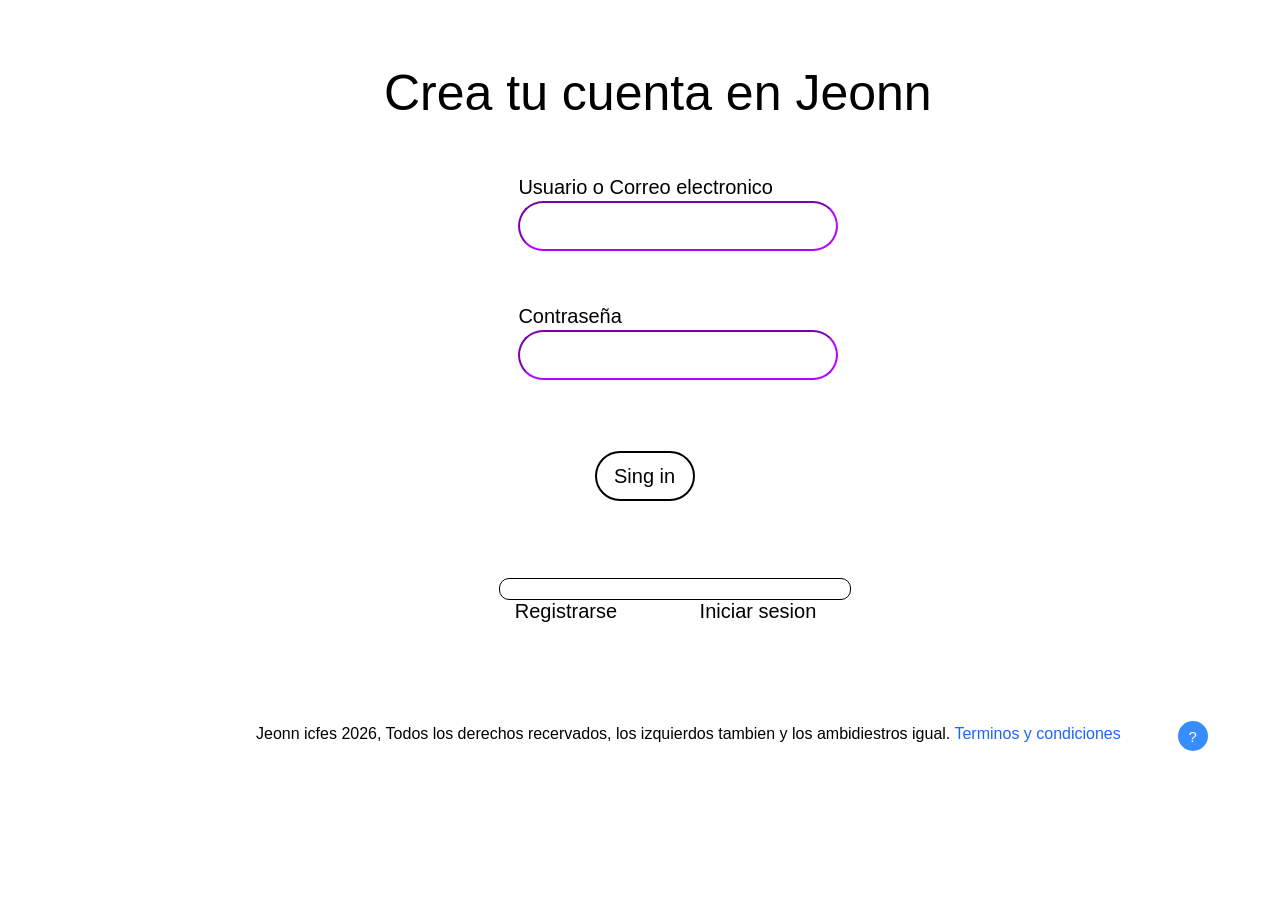
<file: Frontend/html/Login.html>
<!DOCTYPE html>
<html lang="en">
<head>
    <meta charset="UTF-8">
    <meta name="viewport" content="width=device-width, initial-scale=1.0">
    <title>Formulario</title>
    <link rel="stylesheet" href="/Frontend/Style.css">
</head>
<body>
    <main class="formulario">
        
        <form action="#" method="post">
            <h1 class="title-2">Crea tu cuenta en Jeonn</h1>
            <section class="Campos">
                
                <label for="Usuario-Correo">Usuario o Correo electronico</label>
                <input type="text" id="Usuario-Correo" name="Usuario-Correo1" required>
            </section>   
            <section class="Campos">
                <label for="Password">Contraseña</label>     
                <input type="password" id="Contraseña" name="password1" minlength="8" >
             </section>   
                
            <button class="acceder">Sing in</button>
        </form>
        </main>

        <div class="barra">
            <div class="barra-morada"></div>
            <p class="p-2">Registrarse</p>
            <p class="p-3">Iniciar sesion</p>
        </div>
    <footer>
        <p class="p-4">Jeonn icfes 2026, Todos los derechos recervados, los izquierdos tambien y los ambidiestros igual. <span class="azul">Terminos y condiciones</span></p>
        <button class="boton-ayuda">?</button>
    </footer>
    
</body>
</html>
</file>
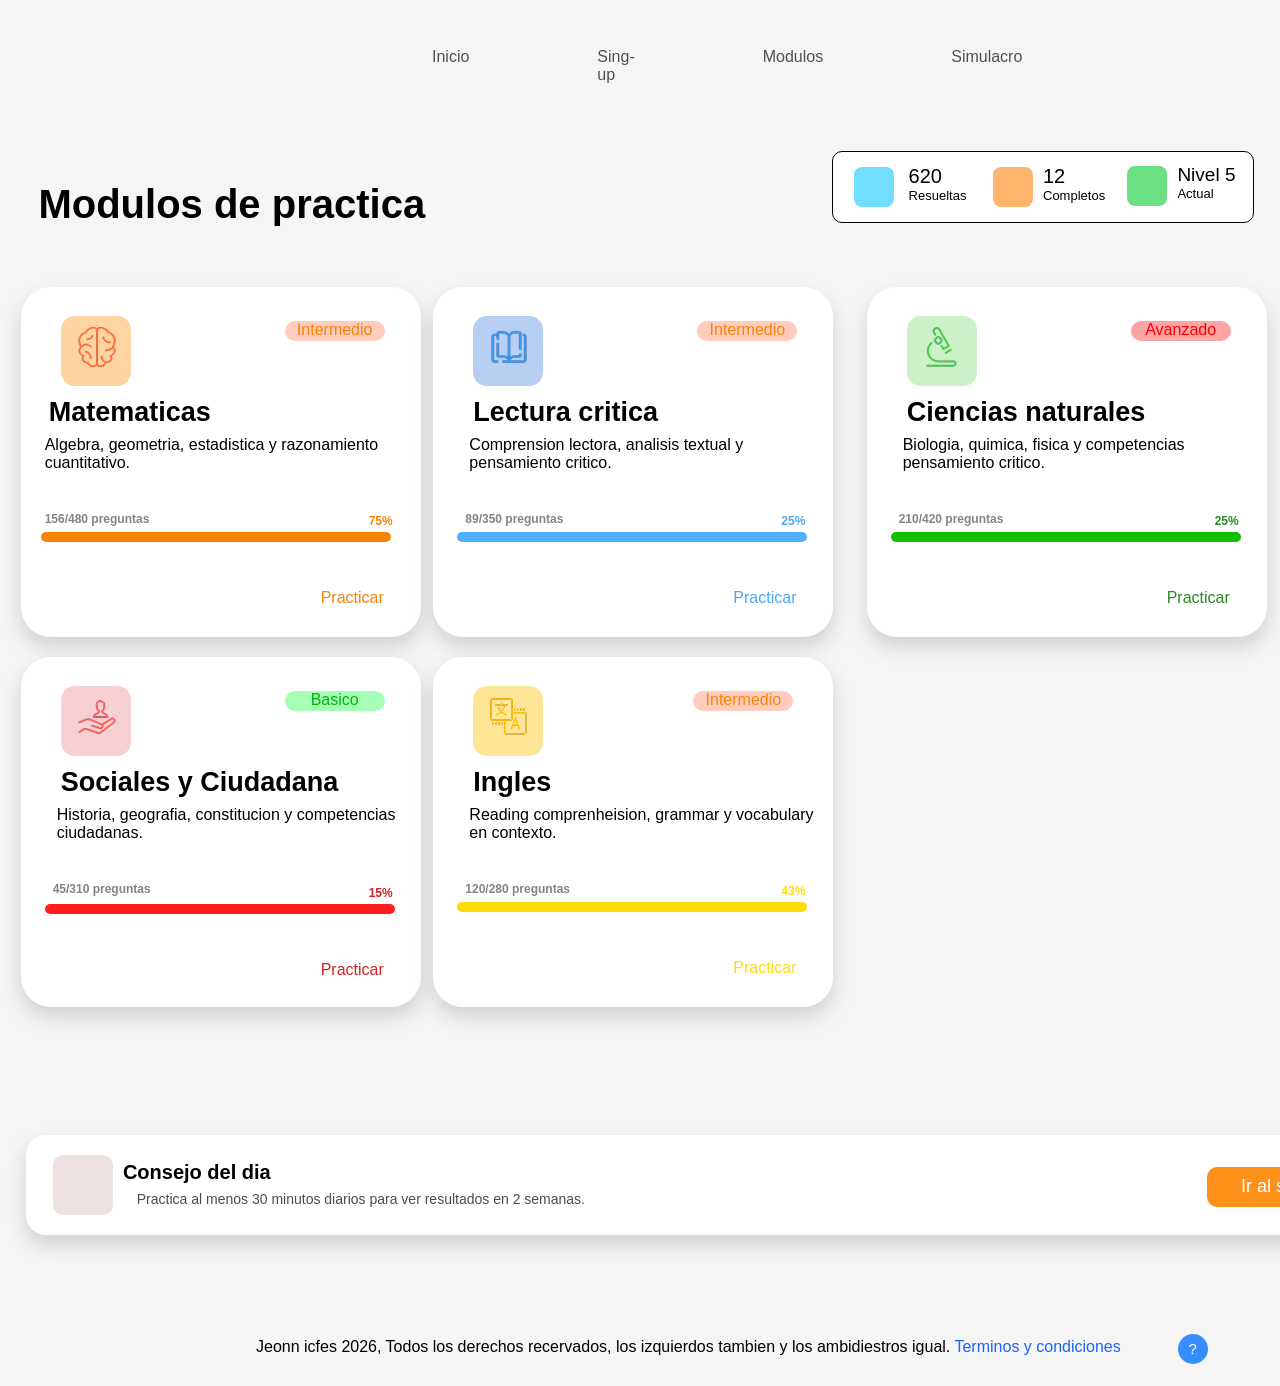
<file: Frontend/html/Modulos.html>
<!DOCTYPE html>
<html lang="en">
<head>
    <meta charset="UTF-8">
    <meta name="viewport" content="width=device-width, initial-scale=1.0">
    <link rel="stylesheet" href="/Frontend/Style.css">
    <title>Modulos</title>
</head>
<body class="body-1">
     <header>
        <nav class="nav-bar">
            <div class="logo"></div>
            <ul class="nav-link">
                <li><a href="/Frontend/html/Inicio.html">Inicio</a></li>
                <li><a href="/Frontend/html/signup.html">Sing-up</a></li>
                <li><a href="/Frontend/html/Modulos.html">Modulos</a></li>
                <li><a href="/Frontend/html/Simulacros.html">Simulacro</a></li>
            </ul>
        </nav>
        <h1 class="title-3">Modulos de practica</h1>
        <div class="next">
            <div class="cuadrado">
                <div class="cuadrado-azul"></div>
                <p class="p-6">620</p>
                <p class="p-7">Resueltas</p>

                <div class="cuadrado-naranja"></div>
                <p class="p-8">12</p>
                <p class="p-9">Completos</p>

                <div class="cuadrado-verde"></div>
                <p class="p-10">Nivel 5</p>
                <p class="p-11">Actual</p>
            </div>
        </div>
    </header>
    <main class="modulos-materias">
        <section class="m-matematicas">
            <img src="/IMG/icons8-cerebro-50 1.png" alt="icono de matematicas" class="img-matematicas">
            <div class="cuadro-matematicas"></div>
            <div class="intermedio-1">Intermedio</div>
            <h2 class="p-12">Matematicas</h2>
                <p class="p-13">Algebra, geometria, estadistica y razonamiento <br> cuantitativo.</p>
                <h6 class="p-14">156/480 preguntas</h6>
                <h6 class="p-15">75%</h6>
            <div class="barra-naranja"></div>
                <a href="#" class="a-1">Practicar</a>
        </section>

        <section class="m-lecturaC">
            <img src="/IMG/icons8-libro-abierto-48 1.png" alt="icono de lectura critica" class="img-lecturaC">
            <div class="cuadro-lecturaC"></div>
            <div class="intermedio-2">Intermedio</div>
            <h2 class="p-16">Lectura critica</h2>
                <p class="p-17">Comprension lectora, analisis textual y pensamiento critico.</p>
                <h6 class="p-18">89/350 preguntas </h6>
                <h6 class="p-19">25%</h6>
            <div class="barra-azul"></div>
                <a href="#" class="a-2">Practicar</a>
        </section>

        <section class="m-Ciencias">
            <img src="/IMG/icons8-microscopio-64 1.png" alt="icono de ciencias" class="img-ciencias">
            <div class="cuadro-ciencias"></div>
            <div class="Avanzado-1">Avanzado</div>
            <h2 class="p-20">Ciencias naturales</h2>
                <p class="p-21">Biologia, quimica, fisica y competencias pensamiento critico.</p>
                <h6 class="p-22">210/420 preguntas</h6>
                <h6 class="p-23">25%</h6>
            <div class="barra-verde"></div>
                <a href="#" class="a-3">Practicar</a>
        </section>

        
        <section class="m-Sociales">
            <img src="/IMG/icons8-recursos-humanos-50 1.png" alt="icono de sociales" class="img-sociales">
            <div class="cuadro-sociales"></div>
            <div class="Basico">Basico</div>
            <h2 class="p-24">Sociales y Ciudadana</h2>
                <p class="p-25">Historia, geografia, constitucion y competencias ciudadanas.</p>
                <h6 class="p-26">45/310 preguntas</h6>
                <h6 class="p-27">15%</h6>
            <div class="barra-roja"></div>
                <a href="#" class="a-4">Practicar</a>
        </section>

        <section class="m-Ingles">
            <img src="/IMG/icons8-traducción-64 1.png" alt="icono de ingles" class="img-ingles">
            <div class="cuadro-ingles"></div>
            <div class="Intermedio-3">Intermedio</div>
            <h2 class="p-28">Ingles</h2>
                <p class="p-29">Reading comprenheision, grammar y vocabulary en contexto.</p>
                <h6 class="p-30">120/280 preguntas</h6>
                <h6 class="p-31">43%</h6>
            <div class="barra-amarilla"></div>
                <a href="#" class="a-5">Practicar</a>
        </section>
    </main>
    <section class="consejo">
        <div class="cuadrado-gris"></div>
        <h3 class="p-32">Consejo del dia</h3>
        <h5 class="p-33">Practica al menos 30 minutos diarios para ver resultados en 2 semanas.</h5>
        <a href="/Frontend/html/Simulacros.html"><button class="boton-naranja">Ir al simulacro</button></a>
    </section>
    <footer>
        <p class="p-4">Jeonn icfes 2026, Todos los derechos recervados, los izquierdos tambien y los ambidiestros igual. <span class="azul">Terminos y condiciones</span></p>
        <button class="boton-ayuda">?</button>
    </footer>
</body>
</html>
</file>
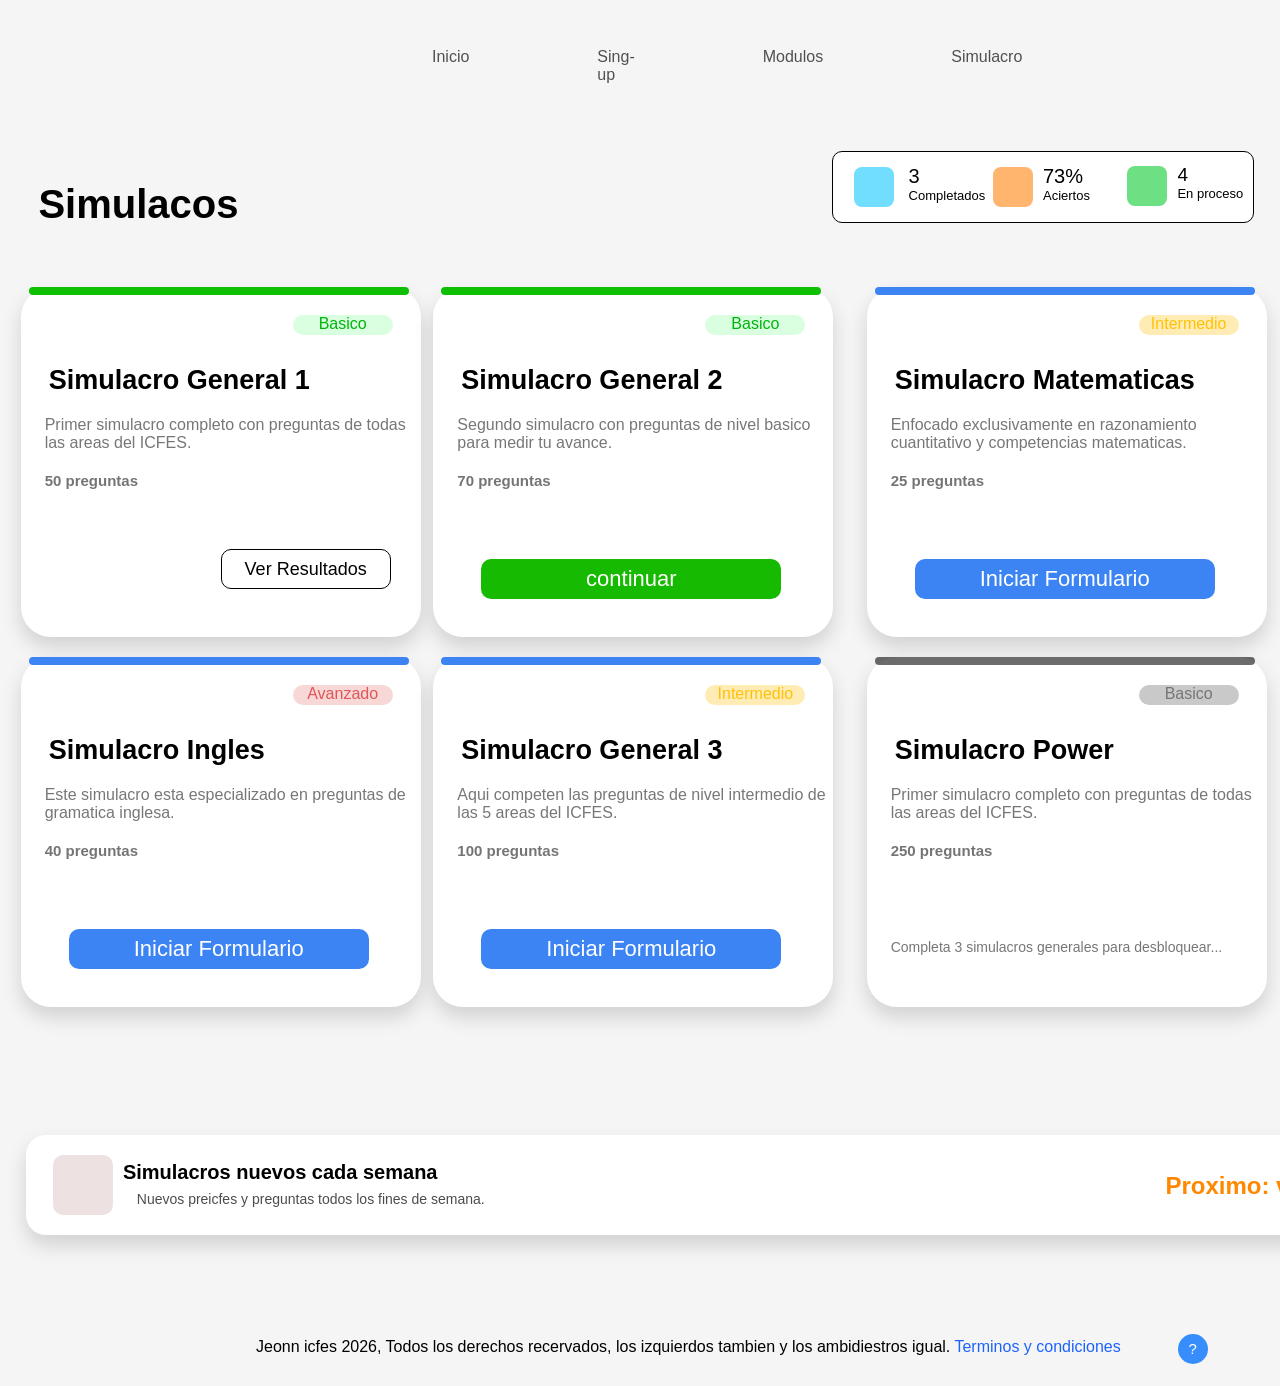
<file: Frontend/html/Simulacros.html>
<!DOCTYPE html>
<html lang="en">
<head>
    <meta charset="UTF-8">
    <meta name="viewport" content="width=device-width, initial-scale=1.0">
    <link rel="stylesheet" href="/Frontend/Style.css">
    <title>Simulacros</title>
</head>
<body class="body-1">
     <header>
        <nav class="nav-bar">
            <div class="logo"></div>
            <ul class="nav-link">
                <li><a href="/Frontend/html/Inicio.html">Inicio</a></li>
                <li><a href="/Frontend/html/signup.html">Sing-up</a></li>
                <li><a href="/Frontend/html/Modulos.html">Modulos</a></li>
                <li><a href="/Frontend/html/Simulacros.html">Simulacro</a></li>
            </ul>
        </nav>
         <h1 class="title-3">Simulacos</h1>
        <div class="next">
            <div class="cuadrado">
                <div class="cuadrado-azul"></div>
                <p class="p-6">3</p>
                <p class="p-7">Completados</p>

                <div class="cuadrado-naranja"></div>
                <p class="p-8">73%</p>
                <p class="p-9">Aciertos</p>

                <div class="cuadrado-verde"></div>
                <p class="p-10">4</p>
                <p class="p-11">En proceso</p>
            </div>
        </div>
    </header>
    <main class="modulos-materias">
        <section class="simulacro-1">
            <div class="barra-verde-1"></div>
            <div class="Basico-1">Basico</div>
            <h2 class="p-34">Simulacro General 1</h2>
                <p class="p-35">Primer simulacro completo con preguntas de todas las areas del ICFES.</p>
                <h6 class="p-36">50 preguntas</h6>
                <a href="#"><button class="resultados">Ver Resultados</button></a>
        </section>

        <section class="simulacro-2">
            <div class="barra-verde-1"></div>
            <div class="Basico-1">Basico</div>
            <h2 class="p-34">Simulacro General 2</h2>
                <p class="p-35">Segundo simulacro con preguntas de nivel basico para medir tu avance.</p>
                <h6 class="p-36">70 preguntas</h6>
                <a href="#"><button class="continuar">continuar</button></a>
        </section>

        <section class="simulacro-mates">
            <div class="barra-azul-1"></div>
            <div class="Intermedio-1">Intermedio</div>
            <h2 class="p-34">Simulacro Matematicas</h2>
                <p class="p-35">Enfocado exclusivamente en razonamiento cuantitativo y competencias matematicas.</p>
                <h6 class="p-36">25 preguntas</h6>
                <a href="#"><button class="inicio-formulario">Iniciar Formulario</button></a>
        </section>

        <section class="simulacro-ingles">
            <div class="barra-azul-1"></div>
            <div class="Avanzado">Avanzado</div>
            <h2 class="p-34">Simulacro Ingles</h2>
                <p class="p-35">Este simulacro esta especializado en preguntas de gramatica inglesa.</p>
                <h6 class="p-36">40 preguntas</h6>
                <a href="#"><button class="inicio-formulario">Iniciar Formulario</button></a>
        </section>
        
        <section class="simulacro-3">
            <div class="barra-azul-1"></div>
            <div class="Intermedio-1">Intermedio</div>
            <h2 class="p-34">Simulacro General 3</h2>
                <p class="p-35">Aqui competen las preguntas de nivel intermedio de las 5 areas del ICFES.</p>
                <h6 class="p-36">100 preguntas</h6>
                <a href="#"><button class="inicio-formulario">Iniciar Formulario</button></a>
        </section>

        <section class="simulacro-Power">
            <div class="barra-girs"></div>
            <div class="Basico-2">Basico</div>
            <h2 class="p-34">Simulacro Power</h2>
                <p class="p-35">Primer simulacro completo con preguntas de todas las areas del ICFES.</p>
                <h6 class="p-36">250 preguntas</h6>
                <p class="p-37">Completa 3 simulacros generales para desbloquear...</p>
        </section>
    </main>
    <section class="consejo">
        <div class="cuadrado-gris"></div>
        <h3 class="p-32">Simulacros nuevos cada semana</h3>
        <h5 class="p-33">Nuevos preicfes y preguntas todos los fines de semana.</h5>
        <h2 class="p-38">Proximo: viernes</h2>
    </section>
    <footer>
        <p class="p-4">Jeonn icfes 2026, Todos los derechos recervados, los izquierdos tambien y los ambidiestros igual. <span class="azul">Terminos y condiciones</span></p>
        <button class="boton-ayuda">?</button>
    </footer>
</body>
</html>
</file>
<file: Frontend/Style.css>
* {
    margin: 0;
    padding: 0;
}

body {
    font-family: Arial, Helvetica, sans-serif;
}

.nav-bar {
    display: flex;
    align-items: center;
    padding: 3rem 27rem;
}

.nav-link{
    display: flex;
    list-style: none;
    gap: 8rem;
    
}

a {
    text-decoration: none;
    color: rgba(0, 0, 0, 0.674);
}

a:hover {
    color: black;
}

.title-1 {
    text-align: center;
    font-weight: 400;
    font-size: 60px;
    margin-top: 5%;
}

.p-1 {
    text-align: center;
    color: rgba(0, 0, 0, 0.847);
    font-size: 20.5px;
    margin-top: 2%;
    font-weight: 500;
}

.botones {
    margin-top: 5%;
    margin-left: 37%;
    display: flex;
    gap: 7rem;
}

.boton-01 {
    border-radius: 50px;
    width: 150px;
    height: 60px;
    border: 2px solid rgba(0, 0, 0, 0.521);
    background-color: rgb(255, 255, 255);
    
}

.boton-01:hover {
    border-color: rgb(60, 124, 253);
}


.boton-02 {
    border-radius: 50px;
    width: 150px;
    height: 60px;
    border: 2px solid rgba(0, 0, 0, 0.521);
    font-size: 25px;
    background-color: rgb(255, 255, 255);
    border-color: blueviolet;
}

.boton-02:hover {
    background-color:  rgba(98, 0, 255, 0.948);
    color: rgb(255, 255, 255);
    border-color: rgba(0, 0, 0, 0.633);
}

.barra {
    margin-left: 39%;
    margin-top: 6%;
}


.barra-morada {
    width: 350px;
    height: 20px;
    border-radius: 10px;
    border:1px solid black;
}

.p-2, .p-3 {
    font-size: 20px;
    display: inline-flex;
}

.p-3 {
    margin-left: 10%;
}

.p-2 {
    margin-left: 2%;
}

.p-4 {
    margin-left: 20%;
    margin-top: 8%;
}

.azul {
    color: rgba(0, 81, 255, 0.889);
}

.boton-ayuda {
    width: 30px;
    height: 30px;
    border-radius: 50px;
    background-color: rgb(56, 141, 253);
    color: white;
    border: none;
    margin-left: 92%;
    font-size: 15px;
    transform: translateY(-22px);
}

.formulario {
    margin-top: 5%;
    margin-left: 30%;
}

.title-2 {
    font-size: 50px;
    font-weight: 400;
}

.Campos {
    display:grid;   
    margin-top: 6%;
    margin-left: 15%;
    font-size: 20px;
    gap: 2px;
}

input {
    width: 300px;
    height: 30px;
    border-radius: 30px;
    border-color: rgb(180, 4, 255);
    cursor: pointer;
}

.Campos input {
    font-size: 20px;
    padding:8px ;
}


.acceder {
    width: 100px;
    height: 50px;
    border-radius: 50px;
    font-size: 20px;
    background-color: white;
    margin-top: 8%;
    margin-left: 23.5%;
    border: 2px solid rgb(0, 0, 0);
}

.acceder:hover {
    border-color: blueviolet;
}

.modulos-materias {
    display: grid;
    grid-template-columns: repeat(3, 1fr);
    gap: 20px;
    margin-top: 5%;
}


.body-1{
   background-color: #F5F5F5;
}
.next {
    width: 420px;
    height: 70px;
    background-color: white;
    border:0.3px solid black;
    border-radius: 10px;
    margin-left: 65%;
    margin-top: -2%;
}

.cuadrado-azul {
    background-color: rgba(0, 195, 255, 0.558);
    width: 40px;
    height: 40px;
    border-radius: 20%;
    margin-top: 3.5%;
    margin-left: 5%;
}

.p-6 {
    display: flex;
    color: black;
    margin-top: -10%;
    margin-left: 18%;
    font-size: 20px;
}

.p-7 {
    display: flex;
    color: black;
    margin-top: 0%;
    margin-left: 18%;
    font-size: 13px;
}

.cuadrado-naranja {
    background-color: rgba(255, 160, 70, 0.781);
    width: 40px;
    height: 40px;
    border-radius: 20%;
    margin-top: -8.5%;
    margin-left: 38%;
}

.p-8 {
    display: flex;
    color: black;
    margin-top: -10%;
    margin-left: 50%;
    font-size: 20px;
}

.p-9 {
   display: flex;
    color: black;
    margin-top: 0%;
    margin-left: 50%;
    font-size: 13px; 
}

.cuadrado-verde {
    background-color: rgba(18, 205, 56, 0.614);
    width: 40px;
    height: 40px;
    border-radius: 20%;
    margin-top: -9%;
    margin-left: 70%; 
}

.p-10 {
    display: flex;
    color: black;
    margin-top: -10%;
    margin-left: 82%;
    font-size: 19px;
}

.p-11 {
   display: flex;
    color: black;
    margin-top: 0%;
    margin-left: 82%;
    font-size: 13px; 
}

.title-3 {
    font-size: 40px;
    transform: translateY(50px);
    margin-inline-start: 3%;
}

.m-matematicas {
    background-color: white;
    width: 400px;
    height: 350px;
    border-radius: 30px;
    box-shadow: 0px 10px 20px rgba(0, 0, 0, 0.15);
    margin-left: 5%;
}

.intermedio-1 {
    width: 100px;
    height: 20px;
    border-radius: 10px;
    background-color: rgba(255, 113, 70, 0.356);
    color: #f78307;
    text-align: center;
    margin-left: 66%;
    transform: translateY(-80px);
}

.p-12 {
    margin-left: 7%;
    font-size: 27px;
    margin-top: -6%;
}

.p-13 {
    margin-left: 6%;
    margin-top: 2%;
}

.barra-naranja {
    width: 350px;
    height: 10px;
    margin-top: -2%;
    margin-left: 5%;
    border-radius: 30px;
    background-color: #f78307;
}

.p-14 {
    font-size: 12px;
    color: rgba(0, 0, 0, 0.485);
    margin-left: 6%;
    margin-top: 10%;
}

.p-15 {
    color: #f78307;
    font-size: 12px;
    font-weight: 700;
    margin-left: 87%;
    transform: translateY(-12px);
}

.a-1 {
    margin-left:75%;
    color: #f78307;
    display: inline-block;
    margin-top: 47px;
}

.cuadro-matematicas {
    width: 70px;
    height: 70px;
    border-radius: 20%;
    background-color: #ff88005c;
    transform: translateY(-15px);
    margin-inline-start: 10%;
}

.img-matematicas {
    margin-left: 14%;
    transform: translateY(40px);
}

.m-lecturaC {
    background-color: white;
    width: 400px;
    height: 350px;
    border-radius: 30px;
    box-shadow: 0px 10px 20px rgba(0, 0, 0, 0.15);
    
}


.intermedio-2 {
    width: 100px;
    height: 20px;
    border-radius: 10px;
    background-color: rgba(255, 113, 70, 0.356);
    color: #f78307;
    text-align: center;
    margin-left: 66%;
    transform: translateY(-80px);
}

.p-16 {
    margin-left: 10%;
    font-size: 27px;
    margin-top: -6%;
}

.p-17 {
    margin-left: 9%;
    margin-top: 2%;
}

.barra-azul {
    width: 350px;
    height: 10px;
    margin-top: -2%;
    margin-left: 6%;
    border-radius: 30px;
    background-color: #078ff7b3;
}

.p-18 {
    font-size: 12px;
    color: rgba(0, 0, 0, 0.485);
    margin-left: 8%;
    margin-top: 10%;
}

.p-19 {
    color: #0787f7b9;
    font-size: 12px;
    font-weight: 700;
    margin-left: 87%;
    transform: translateY(-12px);
}

.a-2 {
    margin-left:75%;
    color: #0787f7b9;
    display: inline-block;
    margin-top: 47px;
}

.cuadro-lecturaC {
    width: 70px;
    height: 70px;
    border-radius: 20%;
    background-color: #578ee06d;
    transform: translateY(-15px);
    margin-inline-start: 10%;
}

.img-lecturaC {
    margin-left: 14%;
    transform: translateY(40px);
}

.m-Ciencias {
    background-color: white;
    width: 400px;
    height: 350px;
    border-radius: 30px;
    box-shadow: 0px 10px 20px rgba(0, 0, 0, 0.15);
}


.Avanzado-1 {
    width: 100px;
    height: 20px;
    border-radius: 10px;
    background-color: rgba(255, 2, 2, 0.356);
    color: #ff0000;
    text-align: center;
    margin-left: 66%;
    transform: translateY(-80px);
}

.p-20 {
    margin-left: 10%;
    font-size: 27px;
    margin-top: -6%;
}

.p-21 {
    margin-left: 9%;
    margin-top: 2%;
}

.barra-verde {
    width: 350px;
    height: 10px;
    margin-top: -2%;
    margin-left: 6%;
    border-radius: 30px;
    background-color: #0ebf02;
}

.p-22 {
    font-size: 12px;
    color: rgba(0, 0, 0, 0.485);
    margin-left: 8%;
    margin-top: 10%;
}

.p-23 {
    color: #087600dd;
    font-size: 12px;
    font-weight: 700;
    margin-left: 87%;
    transform: translateY(-12px);
}

.a-3 {
    margin-left:75%;
    color: #087600dd;
    display: inline-block;
    margin-top: 47px;
}

.cuadro-ciencias{
    width: 70px;
    height: 70px;
    border-radius: 20%;
    background-color: #16ba0037;
    transform: translateY(-15px);
    margin-inline-start: 10%;
}

.img-ciencias {
    margin-left: 14%;
    transform: translateY(40px);
}

.m-Sociales {
    background-color: white;
    width: 400px;
    height: 350px;
    border-radius: 30px;
    box-shadow: 0px 10px 20px rgba(0, 0, 0, 0.15);
    margin-left: 5%;
}


.Basico {
    width: 100px;
    height: 20px;
    border-radius: 10px;
    background-color: rgba(2, 255, 48, 0.356);
    color: #00b40c;
    text-align: center;
    margin-left: 66%;
    transform: translateY(-80px);
}

.p-24 {
    margin-left: 10%;
    font-size: 27px;
    margin-top: -6%;
}

.p-25 {
    margin-left: 9%;
    margin-top: 2%;
}

.barra-roja {
    width: 350px;
    height: 10px;
    margin-top: 8.5%;
    margin-left: 6%;
    border-radius: 30px;
    background-color: #ff0202e2;
}

.p-26 {
    font-size: 12px;
    color: rgba(0, 0, 0, 0.485);
    margin-left: 8%;
    transform: translateY(40px);
}

.p-27 {
    color: #ca0000dd;
    font-size: 12px;
    font-weight: 700;
    margin-left: 87%;
    transform: translateY(30px);
}

.a-4 {
    margin-left:75%;
    color: #ca0000dd;
    display: inline-block;
    margin-top: 47px;
}

.cuadro-sociales {
    width: 70px;
    height: 70px;
    border-radius: 20%;
    background-color: #e0575745;
    transform: translateY(-15px);
    margin-inline-start: 10%;
}

.img-sociales {
    margin-left: 14%;
    transform: translateY(40px);
}

.m-Ingles {
    background-color: white;
    width: 400px;
    height: 350px;
    border-radius: 30px;
    box-shadow: 0px 10px 20px rgba(0, 0, 0, 0.15);
}


.Intermedio-3 {
    width: 100px;
    height: 20px;
    border-radius: 10px;
    background-color: rgba(255, 113, 70, 0.356);
    color: #f78307;
    text-align: center;
    margin-left: 65%;
    transform: translateY(-80px);
}

.p-28 {
    margin-left: 10%;
    font-size: 27px;
    margin-top: -6%;
}

.p-29 {
    margin-left: 9%;
    margin-top: 2%;
}

.barra-amarilla {
    width: 350px;
    height: 10px;
    margin-top: -2%;
    margin-left: 6%;
    border-radius: 30px;
    background-color: #ffd902f5;
}

.p-30 {
    font-size: 12px;
    color: rgba(0, 0, 0, 0.485);
    margin-left: 8%;
    margin-top: 10%;
}

.p-31 {
    color: #ffd902f5;
    font-size: 12px;
    font-weight: 700;
    margin-left: 87%;
    transform: translateY(-12px);
}

.a-5 {
    margin-left:75%;
    color: #ffd902f5;
    display: inline-block;
    margin-top: 47px;
}

.cuadro-ingles{
    width: 70px;
    height: 70px;
    border-radius: 20%;
    background-color: #ffc1076b;
    transform: translateY(-15px);
    margin-inline-start: 10%;
}

.img-ingles{
    margin-left: 14%;
    transform: translateY(40px);
}

.consejo {
    margin-left: 2%;
    width: 1390px;
    height: 100px;
    background-color: white;
    margin-top: 10%;
    border-radius: 20px;
    box-shadow: 0px 10px 20px rgba(0, 0, 0, 0.15);
}

.cuadrado-gris {
    background-color: #a3666632;
    width: 60px;
    height: 60px;
    border-radius: 10px;
    transform: translateY(20px);
    margin-left: 2%;
}

.p-32 {
    font-size: 20px;
    margin-left: 7%;
    margin-top: -2.5%;
}

.p-33 {
    color: #000000b3;
    font-size: 14px;
    font-weight: 200;
    margin-left: 8%;
    margin-top: 0.5%;
}

.boton-naranja {
    width: 180px;
    height: 40px;
    margin-left: 85%;
    background-color: #ff911b;
    border-radius: 10px;
    color: white;
    font-size: 18px;
    border: none;
    transform: translateY(-40px);
}

.simulacro-1 {
    background-color: white;
    width: 400px;
    height: 350px;
    border-radius: 30px;
    box-shadow: 0px 10px 20px rgba(0, 0, 0, 0.15);
    margin-left: 5%;
}

.Basico-1 {
    width: 100px;
    height: 20px;
    border-radius: 10px;
    background-color: rgba(2, 255, 48, 0.148);
    color: #00b40c;
    text-align: center;
    margin-left: 68%;
    transform: translateY(20px);   
}

.p-34 {
    margin-left: 7%;
    font-size: 27px;
    transform: translateY(50px);
    font-weight: 600;
}

.p-35 {
    margin-left: 6%;
    transform: translateY(70px);
    color: rgba(0, 0, 0, 0.537);
    font-weight: 500;
}

.p-36 {
    margin-left: 6%;
    transform: translateY(90px);
    color: rgba(0, 0, 0, 0.547);
    font-size: 15px;
}

.resultados {
    width: 170px;
    height: 40px;
    border-radius: 10px;
    font-size: 18px;
    border: 1px solid black;
    background-color: white;
    margin-left: 50%;
    transform: translateY(150px);
}

.barra-verde-1 {
    width: 380px;
    height: 8px;
    margin-left: 2%;
    border-radius: 30px;
    background-color: #0ebf02;   
}

.simulacro-2 {
     background-color: white;
    width: 400px;
    height: 350px;
    border-radius: 30px;
    box-shadow: 0px 10px 20px rgba(0, 0, 0, 0.15);
    margin-left: 0%;
}

.continuar {
    width: 300px;
    height: 40px;
    border-radius: 10px;
    font-size: 22px;
    border: none;
    background-color: #16BA00;
    margin-left: 12%;
    transform: translateY(160px); 
    color: white; 
}

.simulacro-mates {
    background-color: white;
    width: 400px;
    height: 350px;
    border-radius: 30px;
    box-shadow: 0px 10px 20px rgba(0, 0, 0, 0.15);
    margin-left: 0%;
}

.inicio-formulario {
    width: 300px;
    height: 40px;
    border-radius: 10px;
    font-size: 22px;
    border: none;
    background-color: #3C84F4;
    margin-left: 12%;
    transform: translateY(160px); 
    color: white; 
}

.barra-azul-1 {
    width: 380px;
    height: 8px;
    margin-left: 2%;
    border-radius: 30px;
    background-color: #3C84F4;  
}

.Intermedio-1 {
    width: 100px;
    height: 20px;
    border-radius: 10px;
    background-color: #ffc1074d;
    color: #FFC107;
    text-align: center;
    margin-left: 68%;
    transform: translateY(20px);   
}

.simulacro-ingles {
    background-color: white;
    width: 400px;
    height: 350px;
    border-radius: 30px;
    box-shadow: 0px 10px 20px rgba(0, 0, 0, 0.15);
    margin-left: 5%;
}

.Avanzado {
    width: 100px;
    height: 20px;
    border-radius: 10px;
    background-color: #e057573c;
    color: #E05757;
    text-align: center;
    margin-left: 68%;
    transform: translateY(20px);  
}

.simulacro-3 {
   background-color: white;
    width: 400px;
    height: 350px;
    border-radius: 30px;
    box-shadow: 0px 10px 20px rgba(0, 0, 0, 0.15);
    margin-left: 0%; 
}

.simulacro-Power {
    background-color: white;
    width: 400px;
    height: 350px;
    border-radius: 30px;
    box-shadow: 0px 10px 20px rgba(0, 0, 0, 0.15);
    margin-left: 0%; 
}

.barra-girs {
    width: 380px;
    height: 8px;
    margin-left: 2%;
    border-radius: 30px;
    background-color: #00000093;  
}

.Basico-2 {
    width: 100px;
    height: 20px;
    border-radius: 10px;
    background-color: #00000036;
    color: #0000006b;
    text-align: center;
    margin-left: 68%;
    transform: translateY(20px); 
}

.p-37 {
    margin-left: 6%;
    transform: translateY(170px);
    color: rgba(0, 0, 0, 0.537);
    font-weight: 500;
    font-size: 14px;
}

.p-38 {
    color: #FF8800;
    font-weight: 600;
    margin-left: 82%;
    transform: translateY(-35px);
}
</file>
